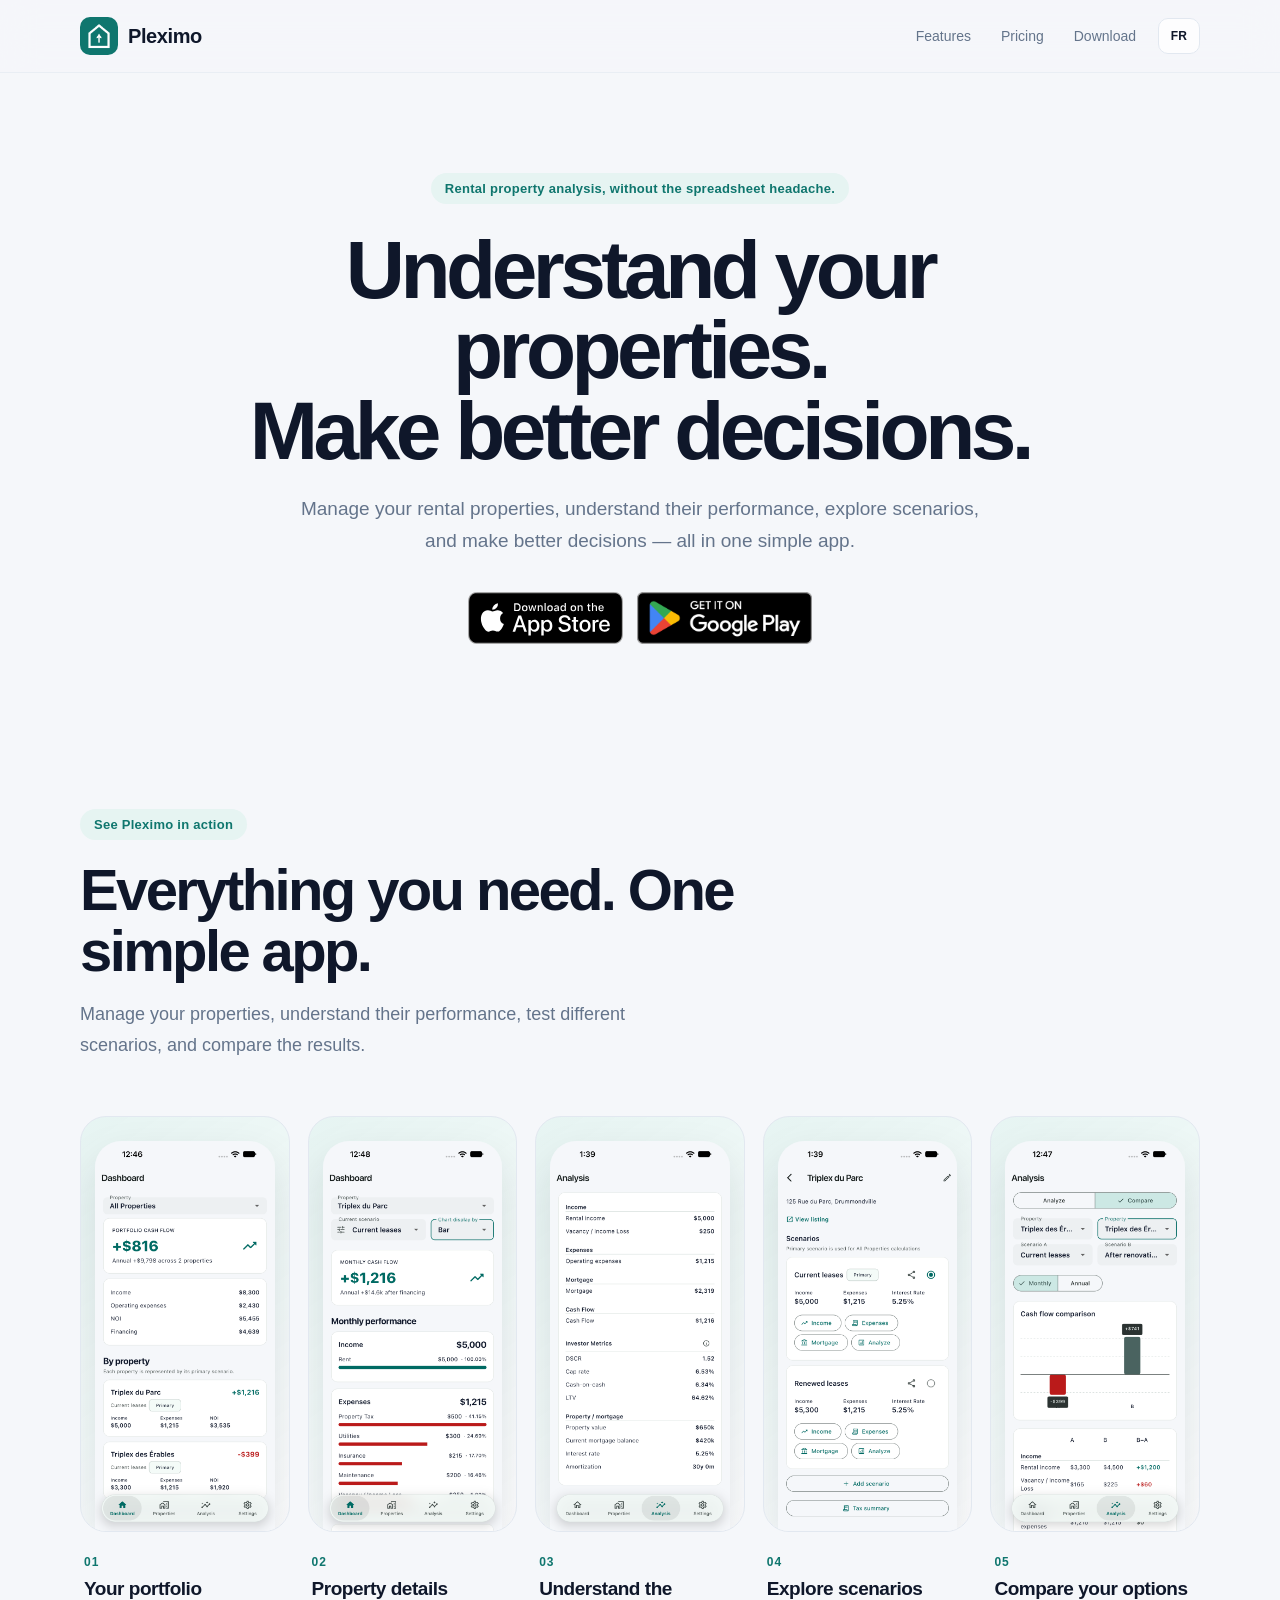
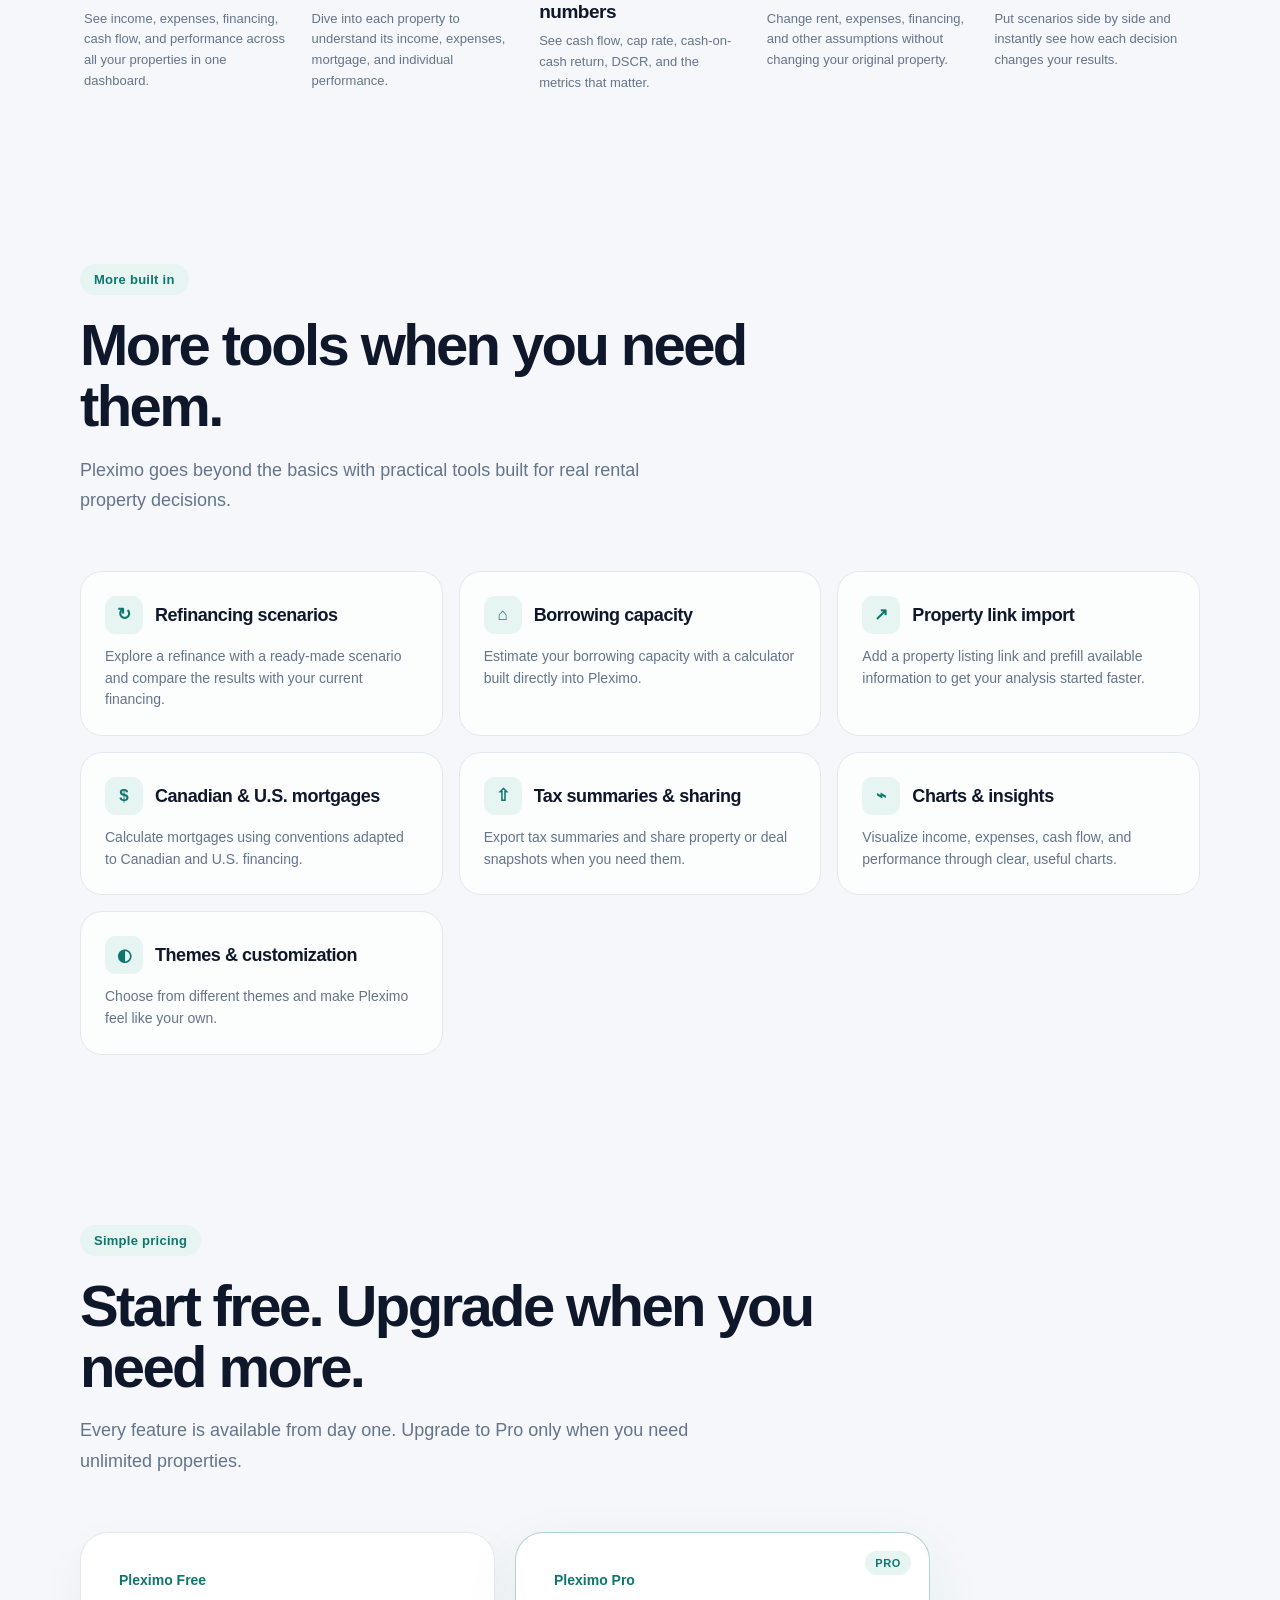
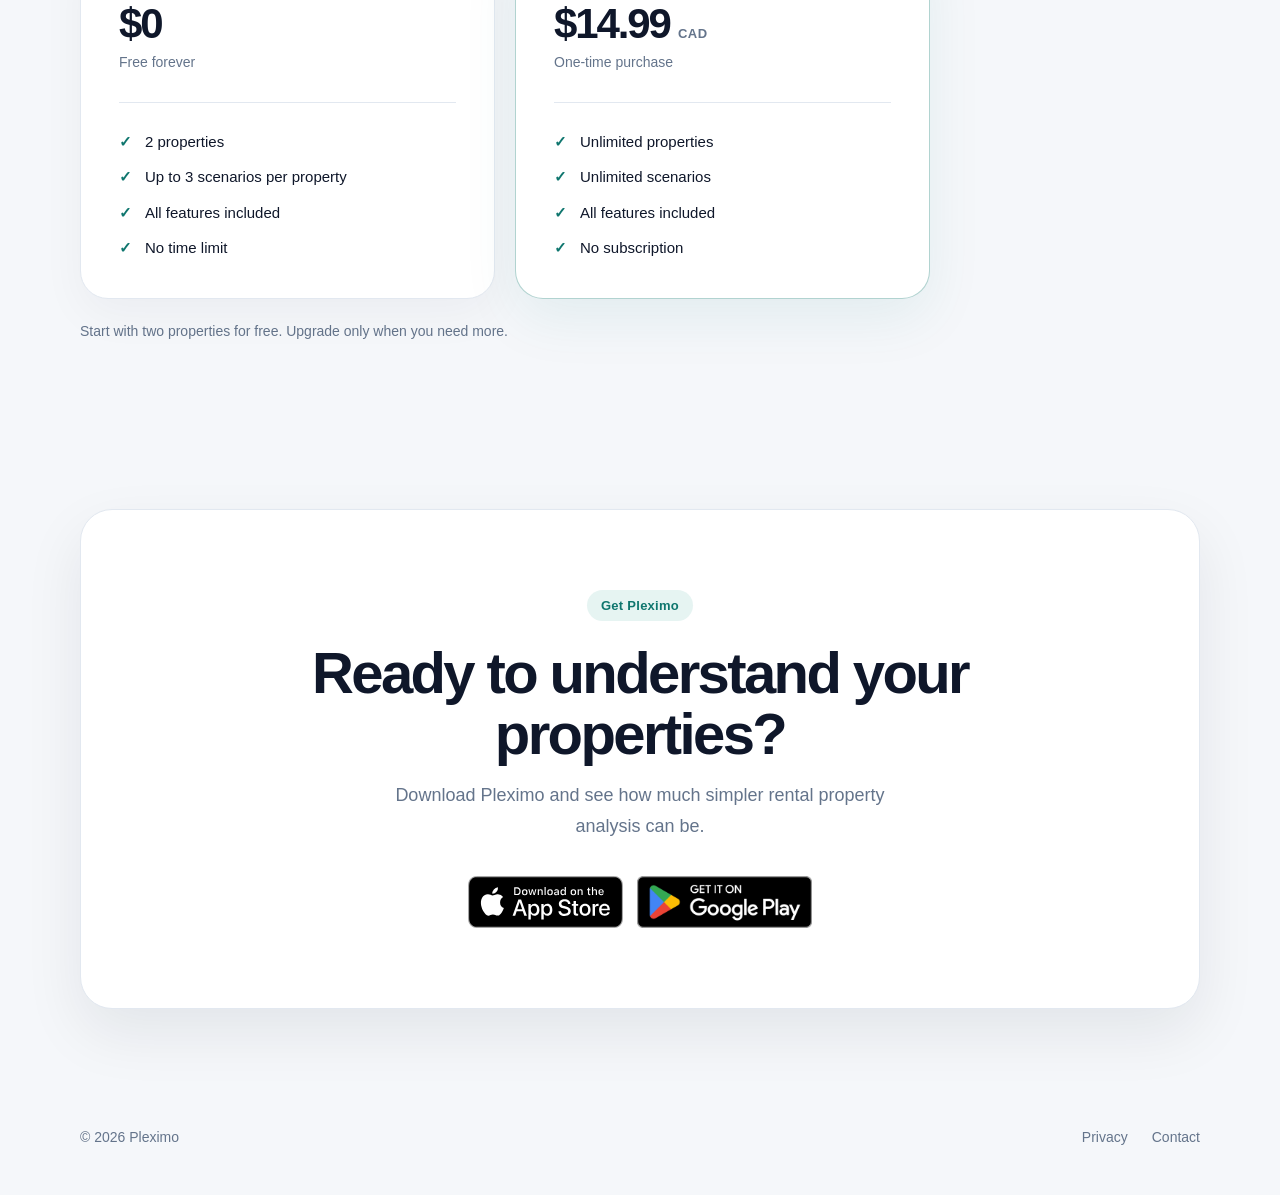
<file: index.html>
<!doctype html>
<html lang="en">

<head>
  <meta charset="utf-8">
  <meta name="viewport" content="width=device-width, initial-scale=1">

  <meta
    name="description"
    content="Analyze rental properties, explore scenarios, calculate borrowing capacity, and understand your real estate investments with Pleximo."
  >

  <meta name="theme-color" content="#f5f7fa">

  <meta property="og:type" content="website">
  <meta property="og:site_name" content="Pleximo">
  <meta property="og:locale" content="en_CA">
  <meta property="og:url" content="https://pleximoapp.ca/">
  <meta property="og:title" content="Pleximo — Understand your properties">
  <meta property="og:description" content="Analyze properties, explore scenarios, and make better decisions.">
  <meta property="og:image" content="https://pleximoapp.ca/share-en.png">
  <meta property="og:image:width" content="1200">
  <meta property="og:image:height" content="630">
  <meta property="og:image:alt" content="Pleximo — Analyze properties, explore scenarios, and make better decisions.">
  <meta name="twitter:card" content="summary_large_image">
  <meta name="twitter:title" content="Pleximo — Understand your properties">
  <meta name="twitter:description" content="Analyze properties, explore scenarios, and make better decisions.">
  <meta name="twitter:image" content="https://pleximoapp.ca/share-en.png">

  <title>Pleximo — Understand your properties. Make better decisions.</title>

  <link rel="icon" type="image/png" href="favicon.png">
  <link rel="stylesheet" href="styles.css">
</head>

<body>

  <!-- HEADER -->
  <header class="site-header">
    <div class="container">
      <nav>

        <a class="brand" href="#">
          <img src="logo.png" alt="Pleximo" class="brand-logo">
          <span>Pleximo</span>
        </a>

        <div class="nav-right">

          <div class="navlinks">
            <a href="#features">Features</a>
            <a href="#pricing">Pricing</a>
            <a href="#download">Download</a>
          </div>

          <a
            class="language-switch"
            href="fr.html"
            aria-label="Afficher le site en français"
          >
            FR
          </a>

        </div>

      </nav>
    </div>
  </header>


  <main>

    <!-- HERO -->
    <section class="hero container">

      <div class="eyebrow">
        Rental property analysis, without the spreadsheet headache.
      </div>

      <h1>
        Understand your properties.<br>
        Make better decisions.
      </h1>

      <p>
        Manage your rental properties, understand their performance,
        explore scenarios, and make better decisions — all in one simple app.
      </p>

      <div class="store-buttons">

        <a
          href="https://apps.apple.com/"
          target="_blank"
          rel="noopener"
          class="store-link"
          aria-label="Download Pleximo on the App Store"
        >
          <img
            src="assets/badges/app-store-en.svg"
            alt="Download on the App Store"
            class="store-badge"
          >
        </a>

        <a
          href="https://play.google.com/"
          target="_blank"
          rel="noopener"
          class="store-link"
          aria-label="Get Pleximo on Google Play"
        >
          <img
            src="assets/badges/google-play-en.png"
            alt="Get it on Google Play"
            class="store-badge"
          >
        </a>

      </div>

    </section>


    <!-- APP SHOWCASE -->
    <section class="section container" id="features">

      <div class="section-head showcase-head">

        <div class="eyebrow">
          See Pleximo in action
        </div>

        <h2>
          Everything you need. One simple app.
        </h2>

        <p>
          Manage your properties, understand their performance,
          test different scenarios, and compare the results.
        </p>

      </div>


      <div class="screenshots-scroll">

        <article class="screenshot-item">

          <div class="screenshot-card">
            <img
              src="assets/en/dashboard.png"
              alt="Pleximo portfolio dashboard"
              class="showcase-screenshot"
            >
          </div>

          <div class="screenshot-info">
            <span>01</span>

            <h3>Your portfolio</h3>

            <p>
              See income, expenses, financing, cash flow, and performance
              across all your properties in one dashboard.
            </p>
          </div>

        </article>


        <article class="screenshot-item">

          <div class="screenshot-card">
            <img
              src="assets/en/property.png"
              alt="Pleximo property overview"
              class="showcase-screenshot"
            >
          </div>

          <div class="screenshot-info">
            <span>02</span>

            <h3>Property details</h3>

            <p>
              Dive into each property to understand its income,
              expenses, mortgage, and individual performance.
            </p>
          </div>

        </article>


        <article class="screenshot-item">

          <div class="screenshot-card">
            <img
              src="assets/en/analysis.png"
              alt="Pleximo investment analysis"
              class="showcase-screenshot"
            >
          </div>

          <div class="screenshot-info">
            <span>03</span>

            <h3>Understand the numbers</h3>

            <p>
              See cash flow, cap rate, cash-on-cash return,
              DSCR, and the metrics that matter.
            </p>
          </div>

        </article>


        <article class="screenshot-item">

          <div class="screenshot-card">
            <img
              src="assets/en/scenario.png"
              alt="Pleximo property scenarios"
              class="showcase-screenshot"
            >
          </div>

          <div class="screenshot-info">
            <span>04</span>

            <h3>Explore scenarios</h3>

            <p>
              Change rent, expenses, financing, and other assumptions
              without changing your original property.
            </p>
          </div>

        </article>


        <article class="screenshot-item">

          <div class="screenshot-card">
            <img
              src="assets/en/comparison.png"
              alt="Pleximo scenario comparison"
              class="showcase-screenshot"
            >
          </div>

          <div class="screenshot-info">
            <span>05</span>

            <h3>Compare your options</h3>

            <p>
              Put scenarios side by side and instantly see
              how each decision changes your results.
            </p>
          </div>

        </article>

      </div>

    </section>


    <!-- MORE FEATURES -->
    <section class="section container">

      <div class="section-head">

        <div class="eyebrow">
          More built in
        </div>

        <h2>
          More tools when you need them.
        </h2>

        <p>
          Pleximo goes beyond the basics with practical tools
          built for real rental property decisions.
        </p>

      </div>


      <div class="feature-grid">

        <article class="feature-card">

          <div class="feature-title">
            <div class="feature-icon">↻</div>
            <h3>Refinancing scenarios</h3>
          </div>

          <p>
            Explore a refinance with a ready-made scenario and compare
            the results with your current financing.
          </p>

        </article>


        <article class="feature-card">

          <div class="feature-title">
            <div class="feature-icon">⌂</div>
            <h3>Borrowing capacity</h3>
          </div>

          <p>
            Estimate your borrowing capacity with a calculator
            built directly into Pleximo.
          </p>

        </article>


        <article class="feature-card">

          <div class="feature-title">
            <div class="feature-icon">↗</div>
            <h3>Property link import</h3>
          </div>

          <p>
            Add a property listing link and prefill available information
            to get your analysis started faster.
          </p>

        </article>


        <article class="feature-card">

          <div class="feature-title">
            <div class="feature-icon">$</div>
            <h3>Canadian &amp; U.S. mortgages</h3>
          </div>

          <p>
            Calculate mortgages using conventions adapted to
            Canadian and U.S. financing.
          </p>

        </article>


        <article class="feature-card">

          <div class="feature-title">
            <div class="feature-icon">⇧</div>
            <h3>Tax summaries &amp; sharing</h3>
          </div>

          <p>
            Export tax summaries and share property or deal snapshots
            when you need them.
          </p>

        </article>


        <article class="feature-card">

          <div class="feature-title">
            <div class="feature-icon">⌁</div>
            <h3>Charts &amp; insights</h3>
          </div>

          <p>
            Visualize income, expenses, cash flow, and performance
            through clear, useful charts.
          </p>

        </article>


        <article class="feature-card">

          <div class="feature-title">
            <div class="feature-icon">◐</div>
            <h3>Themes &amp; customization</h3>
          </div>

          <p>
            Choose from different themes and make Pleximo
            feel like your own.
          </p>

        </article>

      </div>

    </section>


    <!-- PRICING -->
    <section class="section container" id="pricing">

      <div class="section-head pricing-head">

        <div class="eyebrow">
          Simple pricing
        </div>

        <h2>
          Start free. Upgrade when you need more.
        </h2>

        <p>
          Every feature is available from day one.
          Upgrade to Pro only when you need unlimited properties.
        </p>

      </div>


      <div class="pricing-grid">

        <!-- FREE -->
        <article class="pricing-card">

          <div class="pricing-card-top">

            <span class="plan-name">
              Pleximo Free
            </span>

            <div class="price">
              <span class="price-main">$0</span>
            </div>

            <p class="price-note">
              Free forever
            </p>

          </div>

          <ul class="pricing-features">
            <li>2 properties</li>
            <li>Up to 3 scenarios per property</li>
            <li>All features included</li>
            <li>No time limit</li>
          </ul>

        </article>


        <!-- PRO -->
        <article class="pricing-card pricing-card-pro">

          <div class="pricing-badge">
            Pro
          </div>

          <div class="pricing-card-top">

            <span class="plan-name">
              Pleximo Pro
            </span>

            <div class="price">
              <span class="price-main">$14.99</span>
              <span class="price-currency">CAD</span>
            </div>

            <p class="price-note">
              One-time purchase
            </p>

          </div>

          <ul class="pricing-features">
            <li>Unlimited properties</li>
            <li>Unlimited scenarios</li>
            <li>All features included</li>
            <li>No subscription</li>
          </ul>

        </article>

      </div>


      <p class="pricing-bottom">
        Start with two properties for free. Upgrade only when you need more.
      </p>

    </section>


    <!-- DOWNLOAD -->
    <section class="section container" id="download">

      <div class="cta">

        <div class="eyebrow">
          Get Pleximo
        </div>

        <h2>
          Ready to understand your properties?
        </h2>

        <p>
          Download Pleximo and see how much simpler
          rental property analysis can be.
        </p>

        <div class="store-buttons">

          <a
            href="https://apps.apple.com/"
            target="_blank"
            rel="noopener"
            class="store-link"
            aria-label="Download Pleximo on the App Store"
          >
            <img
              src="assets/badges/app-store-en.svg"
              alt="Download on the App Store"
              class="store-badge"
            >
          </a>

          <a
            href="https://play.google.com/"
            target="_blank"
            rel="noopener"
            class="store-link"
            aria-label="Get Pleximo on Google Play"
          >
            <img
              src="assets/badges/google-play-en.png"
              alt="Get it on Google Play"
              class="store-badge"
            >
          </a>

        </div>

      </div>

    </section>

  </main>


  <!-- FOOTER -->
  <footer class="container">

    <span>© 2026 Pleximo</span>

    <div>
      <a href="privacy.html">Privacy</a>
      <a href="mailto:support@pleximoapp.ca">Contact</a>
    </div>

  </footer>

</body>
</html>
</file>
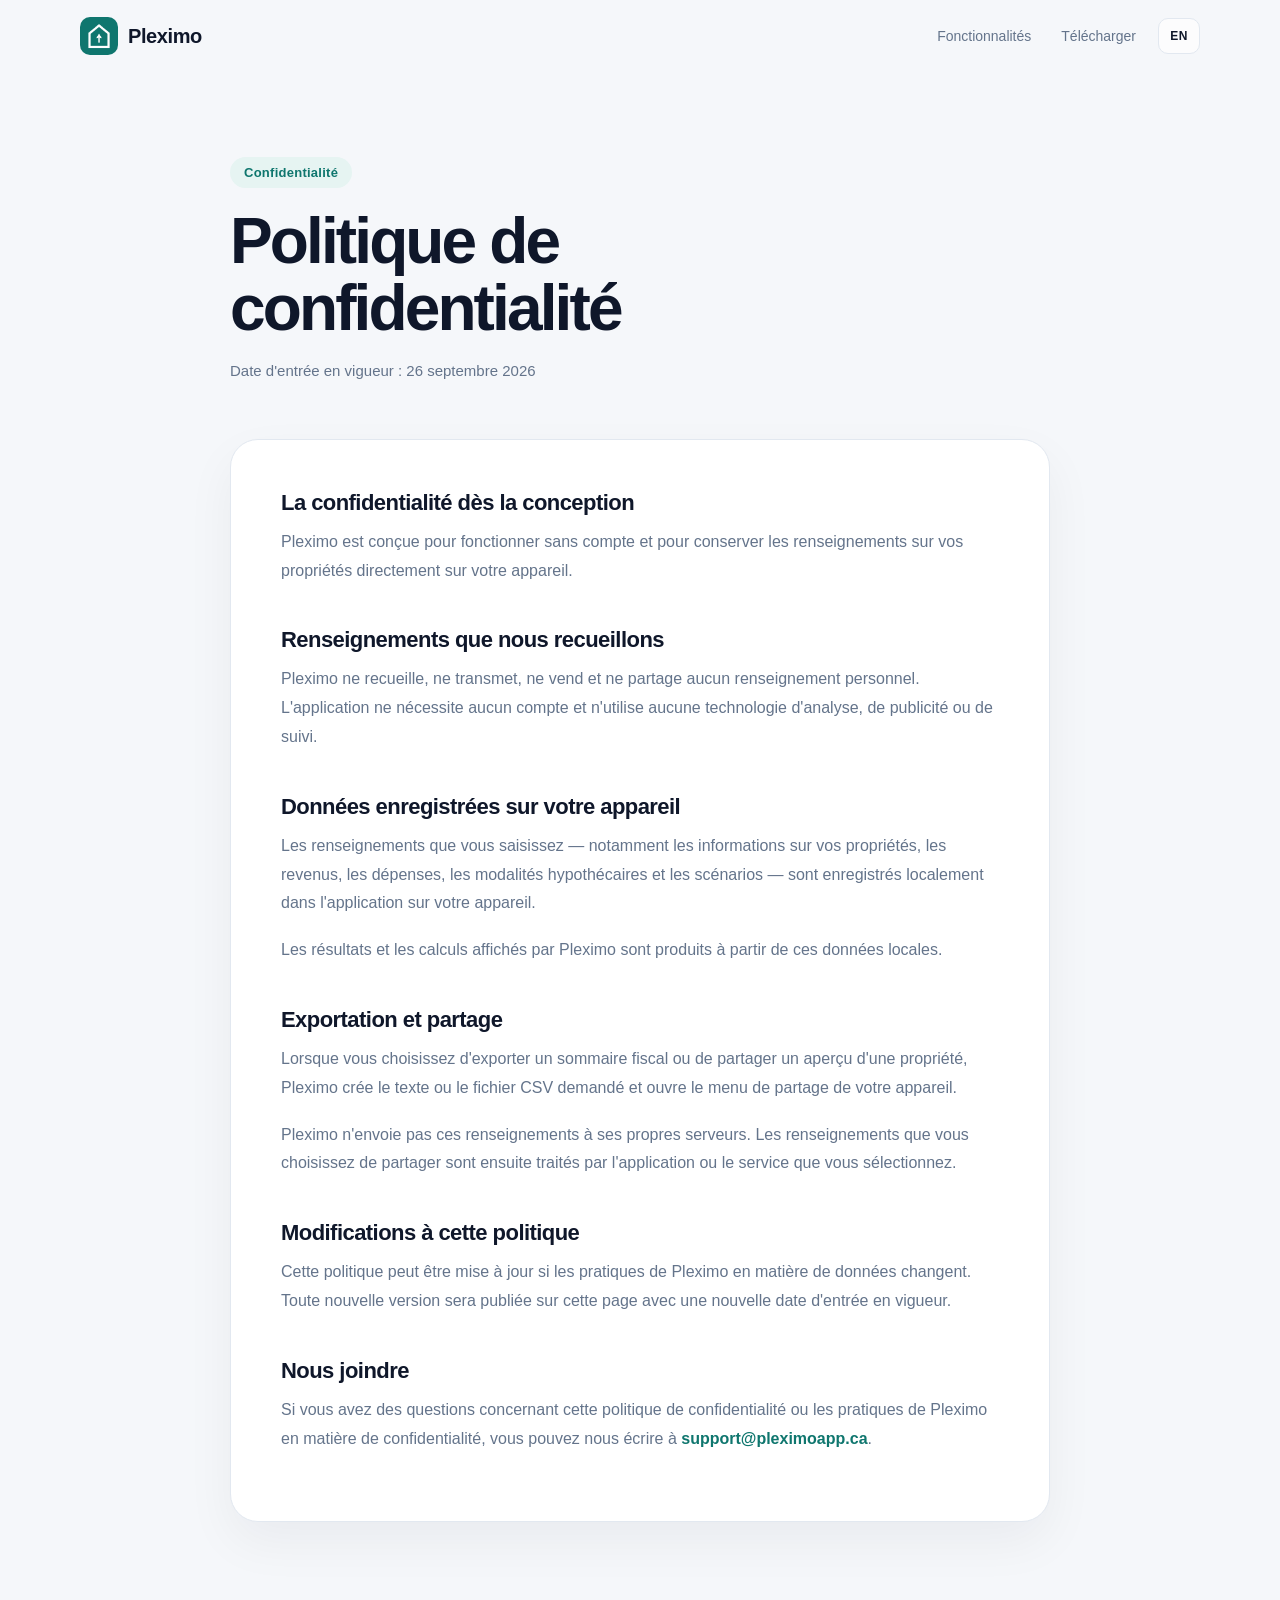
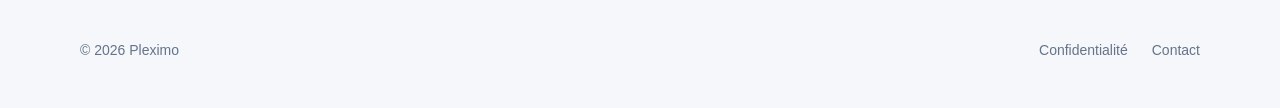
<file: confidentialite.html>
<!doctype html>
<html lang="fr">

<head>
  <meta charset="utf-8">
  <meta name="viewport" content="width=device-width, initial-scale=1">

  <meta
    name="description"
    content="Politique de confidentialité de Pleximo. Découvrez comment Pleximo protège et traite vos renseignements."
  >

  <meta name="theme-color" content="#f5f7fa">

  <title>Politique de confidentialité — Pleximo</title>

  <link rel="stylesheet" href="styles.css">
</head>

<body>

  <!-- HEADER -->
  <header class="container">

    <nav>

      <a class="brand" href="fr.html">
        <img src="logo.png" alt="Pleximo" class="brand-logo">
        <span>Pleximo</span>
      </a>

      <div class="nav-right">

        <div class="navlinks">
          <a href="fr.html#features">Fonctionnalités</a>
          <a href="fr.html#download">Télécharger</a>
        </div>

        <a
          class="language-switch"
          href="privacy.html"
          aria-label="View the Privacy Policy in English"
        >
          EN
        </a>

      </div>

    </nav>

  </header>


  <main>

    <section class="section container">

      <div class="privacy">

        <div class="section-head">

          <div class="eyebrow">
            Confidentialité
          </div>

          <h1>
            Politique de confidentialité
          </h1>

          <p>
            Date d'entrée en vigueur : 26 septembre 2026
          </p>

        </div>


        <article class="privacy-content">

          <h2>La confidentialité dès la conception</h2>

          <p>
            Pleximo est conçue pour fonctionner sans compte et pour
            conserver les renseignements sur vos propriétés directement
            sur votre appareil.
          </p>


          <h2>Renseignements que nous recueillons</h2>

          <p>
            Pleximo ne recueille, ne transmet, ne vend et ne partage
            aucun renseignement personnel. L'application ne nécessite
            aucun compte et n'utilise aucune technologie d'analyse,
            de publicité ou de suivi.
          </p>


          <h2>Données enregistrées sur votre appareil</h2>

          <p>
            Les renseignements que vous saisissez — notamment les
            informations sur vos propriétés, les revenus, les dépenses,
            les modalités hypothécaires et les scénarios — sont enregistrés
            localement dans l'application sur votre appareil.
          </p>

          <p>
            Les résultats et les calculs affichés par Pleximo sont
            produits à partir de ces données locales.
          </p>


          <h2>Exportation et partage</h2>

          <p>
            Lorsque vous choisissez d'exporter un sommaire fiscal ou
            de partager un aperçu d'une propriété, Pleximo crée le
            texte ou le fichier CSV demandé et ouvre le menu de partage
            de votre appareil.
          </p>

          <p>
            Pleximo n'envoie pas ces renseignements à ses propres
            serveurs. Les renseignements que vous choisissez de partager
            sont ensuite traités par l'application ou le service que
            vous sélectionnez.
          </p>


          <h2>Modifications à cette politique</h2>

          <p>
            Cette politique peut être mise à jour si les pratiques de
            Pleximo en matière de données changent. Toute nouvelle
            version sera publiée sur cette page avec une nouvelle date
            d'entrée en vigueur.
          </p>


          <h2>Nous joindre</h2>

          <p>
            Si vous avez des questions concernant cette politique de
            confidentialité ou les pratiques de Pleximo en matière
            de confidentialité, vous pouvez nous écrire à
            <a href="mailto:support@pleximoapp.ca">support@pleximoapp.ca</a>.
          </p>

        </article>

      </div>

    </section>

  </main>


  <!-- FOOTER -->
  <footer class="container">

    <span>© 2026 Pleximo</span>

    <div>
      <a href="confidentialite.html">Confidentialité</a>
      <a href="mailto:support@pleximoapp.ca">Contact</a>
    </div>

  </footer>

</body>

</html>
</file>
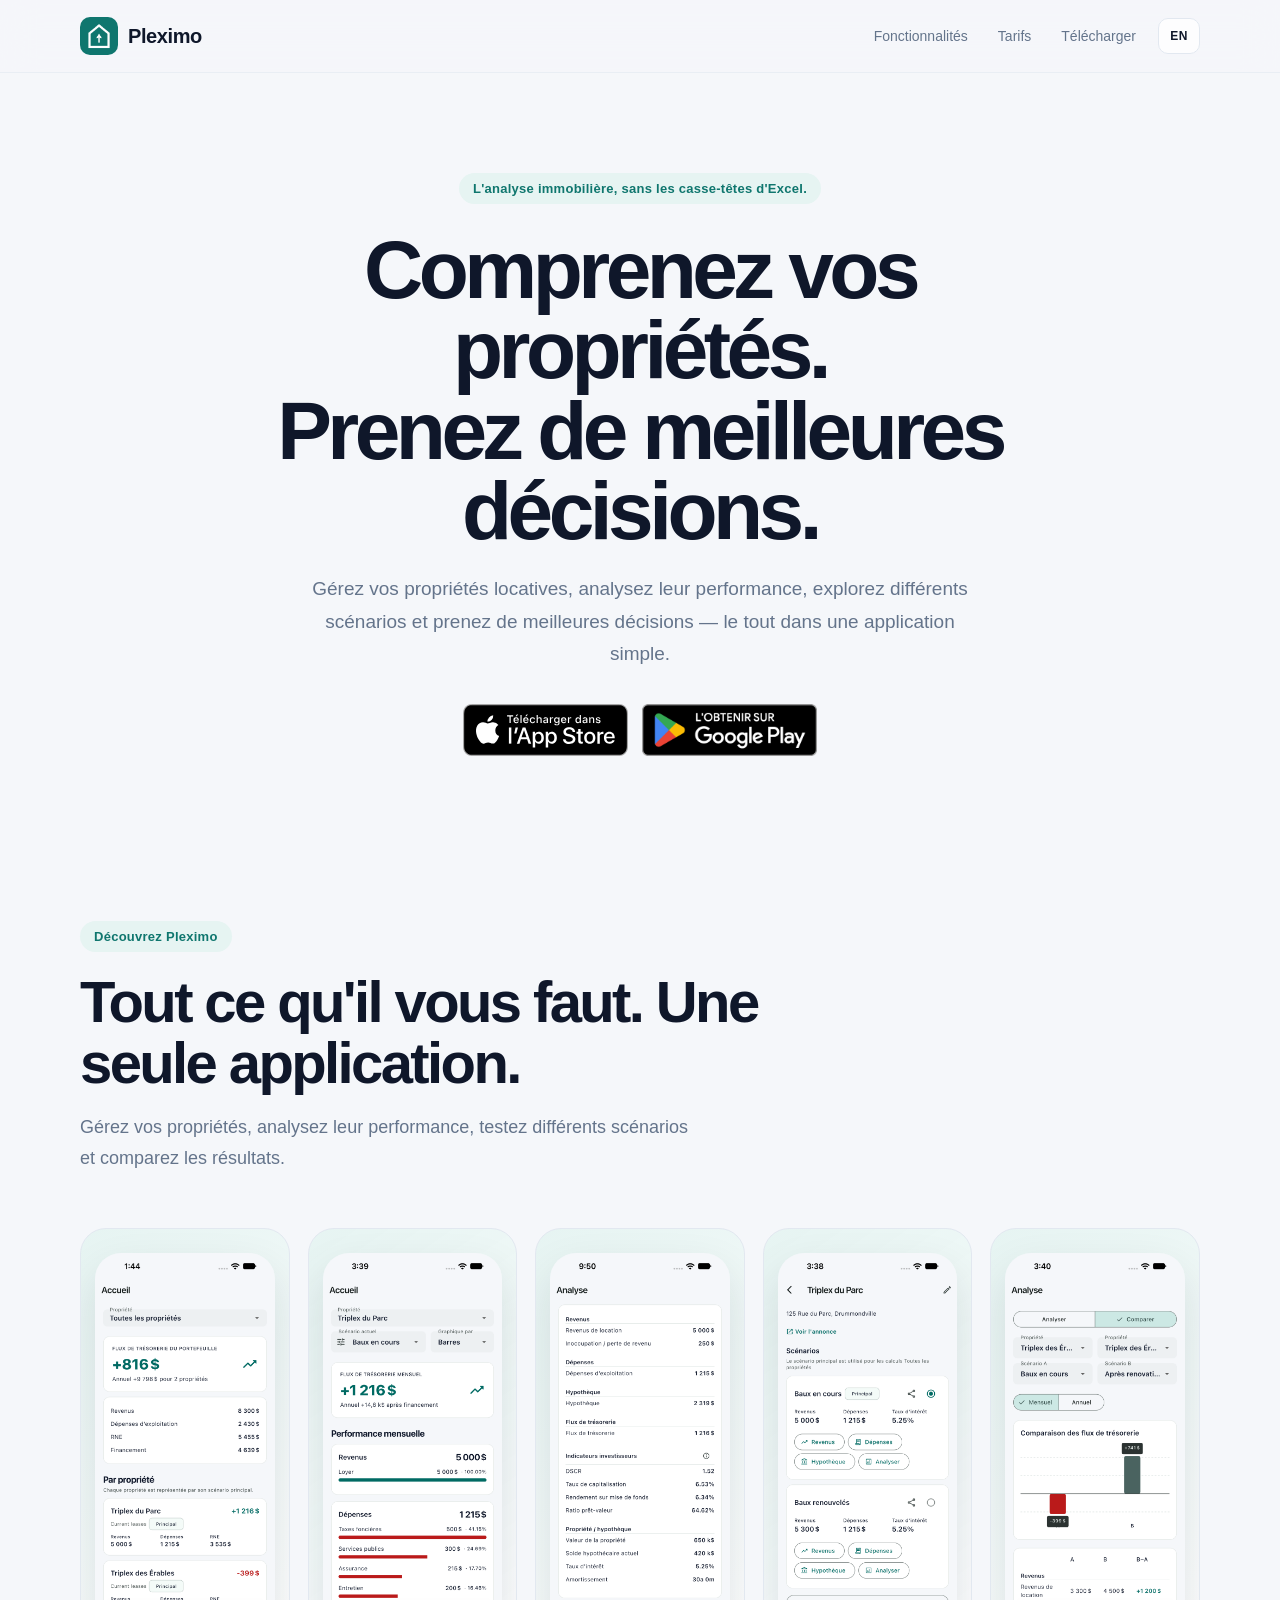
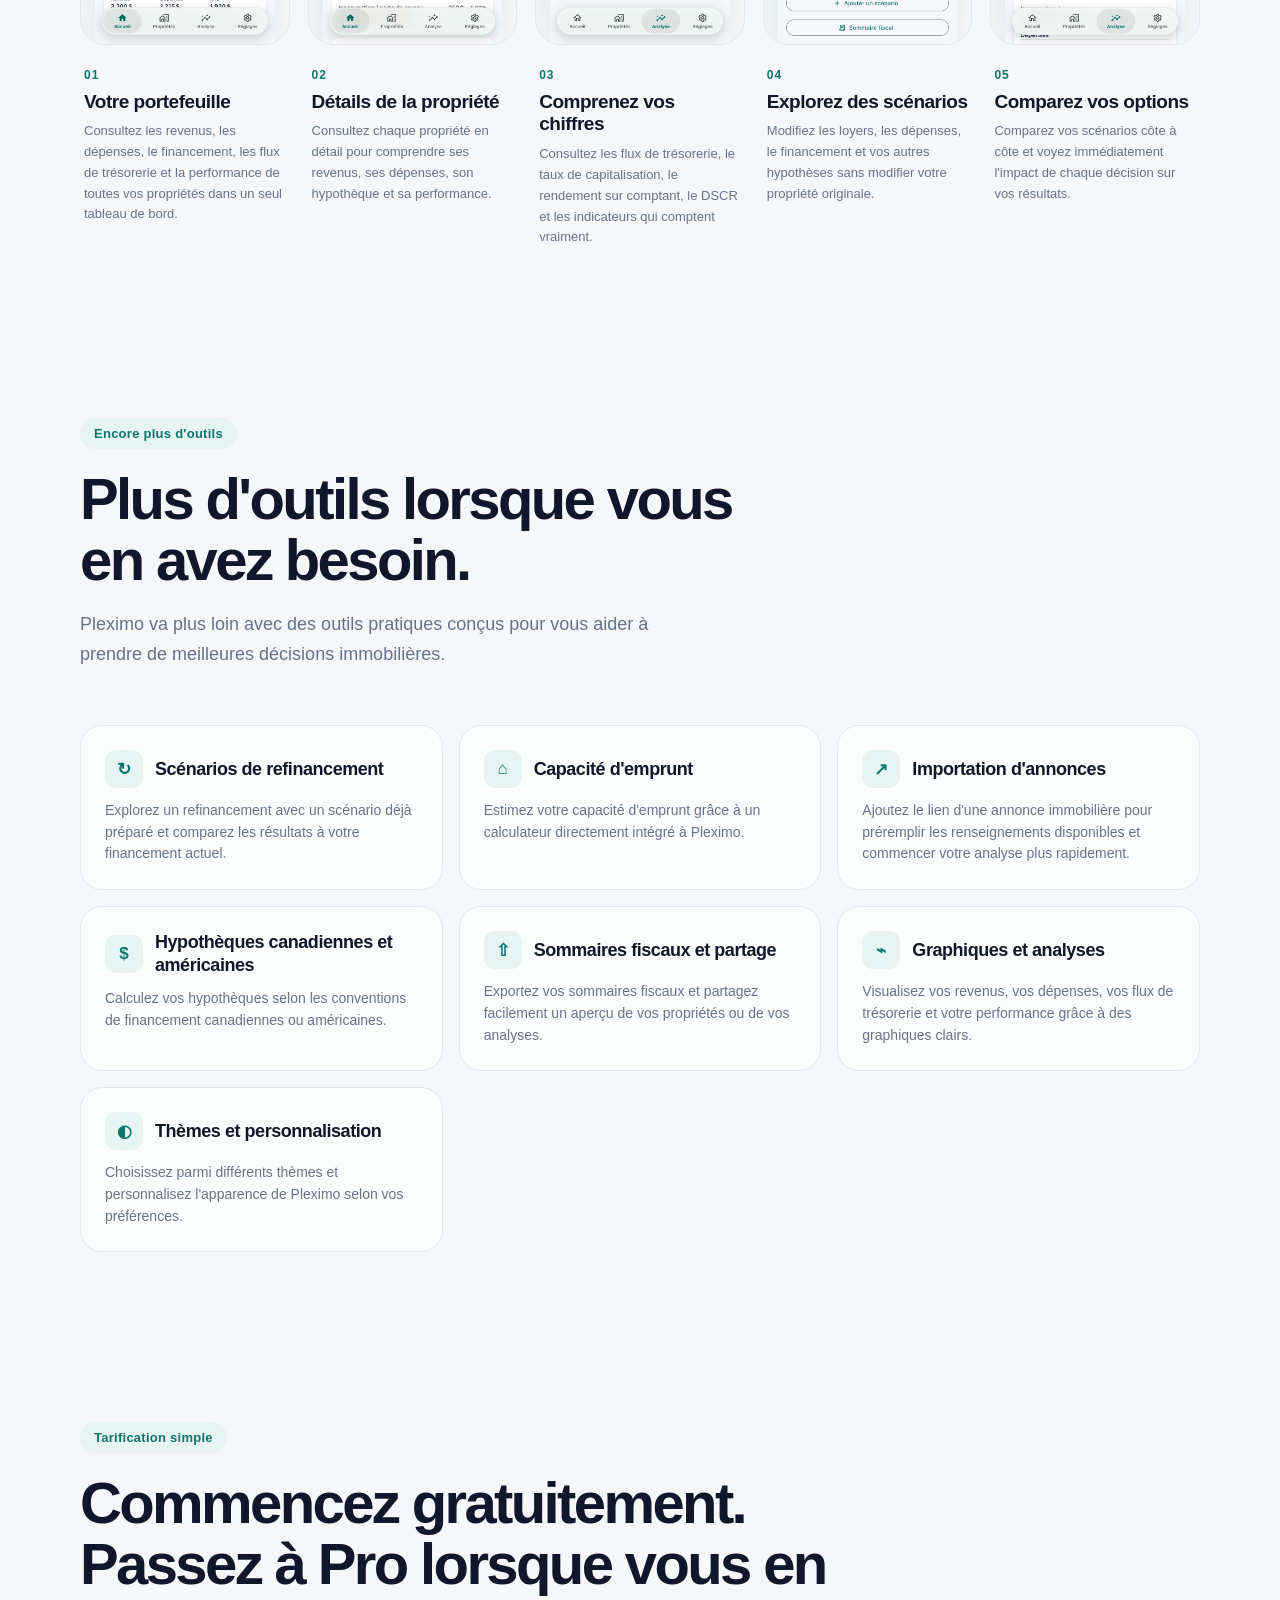
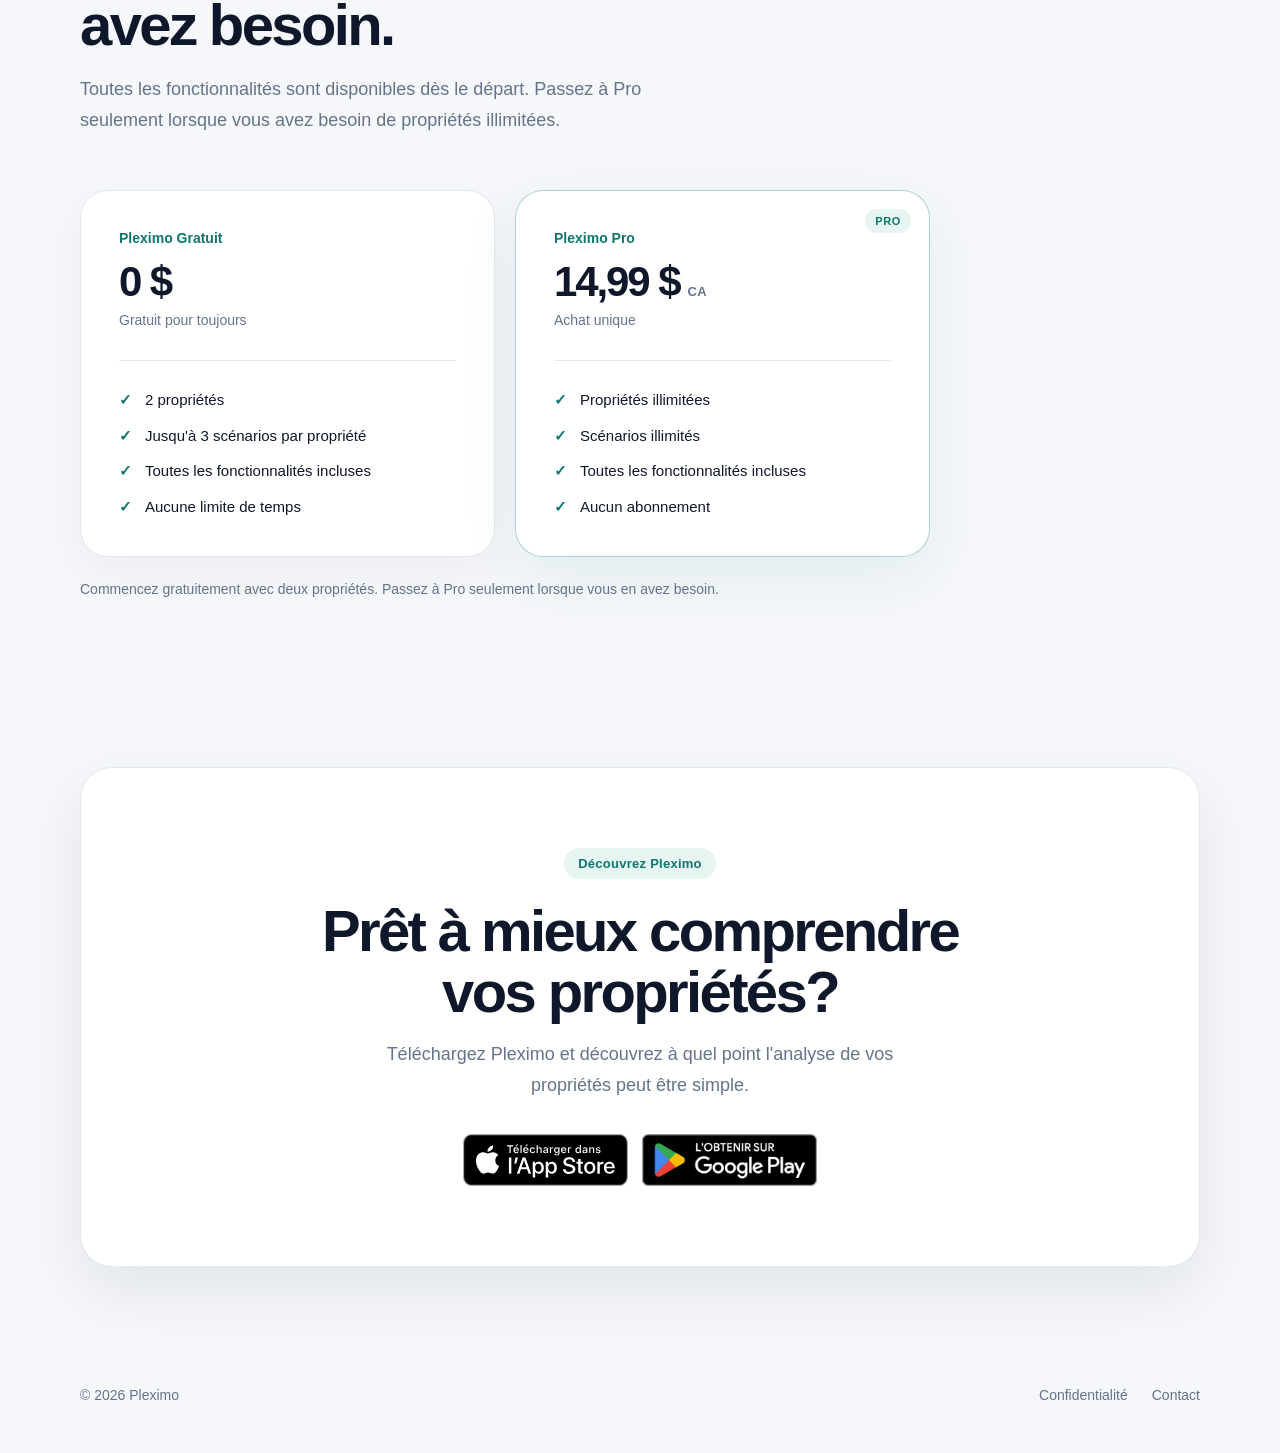
<file: fr.html>
<!doctype html>
<html lang="fr">

<head>
  <meta charset="utf-8">
  <meta name="viewport" content="width=device-width, initial-scale=1">

  <meta
    name="description"
    content="Analysez vos propriétés locatives, explorez différents scénarios, calculez votre capacité d'emprunt et prenez de meilleures décisions avec Pleximo."
  >

  <meta name="theme-color" content="#f5f7fa">

  <meta property="og:type" content="website">
  <meta property="og:site_name" content="Pleximo">
  <meta property="og:locale" content="fr_CA">
  <meta property="og:url" content="https://pleximoapp.ca/fr.html">
  <meta property="og:title" content="Pleximo — Comprenez vos immeubles">
  <meta property="og:description" content="Analysez vos propriétés, explorez des scénarios et prenez de meilleures décisions.">
  <meta property="og:image" content="https://pleximoapp.ca/share-fr.png">
  <meta property="og:image:width" content="1200">
  <meta property="og:image:height" content="630">
  <meta property="og:image:alt" content="Pleximo — Analysez vos propriétés, explorez des scénarios et prenez de meilleures décisions.">
  <meta name="twitter:card" content="summary_large_image">
  <meta name="twitter:title" content="Pleximo — Comprenez vos immeubles">
  <meta name="twitter:description" content="Analysez vos propriétés, explorez des scénarios et prenez de meilleures décisions.">
  <meta name="twitter:image" content="https://pleximoapp.ca/share-fr.png">

  <title>Pleximo — Comprenez vos propriétés. Prenez de meilleures décisions.</title>

  <link rel="icon" type="image/png" href="favicon.png">
  <link rel="stylesheet" href="styles.css">
</head>

<body>

  <!-- HEADER -->
  <header class="site-header">
    <div class="container">
      <nav>

        <a class="brand" href="#">
          <img src="logo.png" alt="Pleximo" class="brand-logo">
          <span>Pleximo</span>
        </a>

        <div class="nav-right">

          <div class="navlinks">
            <a href="#features">Fonctionnalités</a>
            <a href="#pricing">Tarifs</a>
            <a href="#download">Télécharger</a>
          </div>

          <a
            class="language-switch"
            href="index.html"
            aria-label="View website in English"
          >
            EN
          </a>

        </div>

      </nav>
    </div>
  </header>


  <main>

    <!-- HERO -->
    <section class="hero container">

      <div class="eyebrow">
        L'analyse immobilière, sans les casse-têtes d'Excel.
      </div>

      <h1>
        Comprenez vos propriétés.<br>
        Prenez de meilleures décisions.
      </h1>

      <p>
        Gérez vos propriétés locatives, analysez leur performance,
        explorez différents scénarios et prenez de meilleures décisions —
        le tout dans une application simple.
      </p>

      <div class="store-buttons">

        <a
          href="https://apps.apple.com/"
          target="_blank"
          rel="noopener"
          class="store-link"
          aria-label="Télécharger Pleximo sur l'App Store"
        >
          <img
            src="assets/badges/app-store-fr.svg"
            alt="Télécharger dans l'App Store"
            class="store-badge"
          >
        </a>

        <a
          href="https://play.google.com/"
          target="_blank"
          rel="noopener"
          class="store-link"
          aria-label="Télécharger Pleximo sur Google Play"
        >
          <img
            src="assets/badges/google-play-fr.png"
            alt="Disponible sur Google Play"
            class="store-badge"
          >
        </a>

      </div>

    </section>


    <!-- APP SHOWCASE -->
    <section class="section container" id="features">

      <div class="section-head showcase-head">

        <div class="eyebrow">
          Découvrez Pleximo
        </div>

        <h2>
          Tout ce qu'il vous faut. Une seule application.
        </h2>

        <p>
          Gérez vos propriétés, analysez leur performance,
          testez différents scénarios et comparez les résultats.
        </p>

      </div>


      <div class="screenshots-scroll">

        <article class="screenshot-item">

          <div class="screenshot-card">
            <img
              src="assets/fr/dashboard.png"
              alt="Tableau de bord du portefeuille Pleximo"
              class="showcase-screenshot"
            >
          </div>

          <div class="screenshot-info">
            <span>01</span>

            <h3>Votre portefeuille</h3>

            <p>
              Consultez les revenus, les dépenses, le financement,
              les flux de trésorerie et la performance de toutes vos
              propriétés dans un seul tableau de bord.
            </p>
          </div>

        </article>


        <article class="screenshot-item">

          <div class="screenshot-card">
            <img
              src="assets/fr/property.png"
              alt="Détails d'une propriété dans Pleximo"
              class="showcase-screenshot"
            >
          </div>

          <div class="screenshot-info">
            <span>02</span>

            <h3>Détails de la propriété</h3>

            <p>
              Consultez chaque propriété en détail pour comprendre
              ses revenus, ses dépenses, son hypothèque et sa performance.
            </p>
          </div>

        </article>


        <article class="screenshot-item">

          <div class="screenshot-card">
            <img
              src="assets/fr/analysis.png"
              alt="Analyse d'investissement dans Pleximo"
              class="showcase-screenshot"
            >
          </div>

          <div class="screenshot-info">
            <span>03</span>

            <h3>Comprenez vos chiffres</h3>

            <p>
              Consultez les flux de trésorerie, le taux de capitalisation,
              le rendement sur comptant, le DSCR et les indicateurs
              qui comptent vraiment.
            </p>
          </div>

        </article>


        <article class="screenshot-item">

          <div class="screenshot-card">
            <img
              src="assets/fr/scenario.png"
              alt="Scénarios immobiliers dans Pleximo"
              class="showcase-screenshot"
            >
          </div>

          <div class="screenshot-info">
            <span>04</span>

            <h3>Explorez des scénarios</h3>

            <p>
              Modifiez les loyers, les dépenses, le financement
              et vos autres hypothèses sans modifier votre propriété originale.
            </p>
          </div>

        </article>


        <article class="screenshot-item">

          <div class="screenshot-card">
            <img
              src="assets/fr/comparison.png"
              alt="Comparaison de scénarios dans Pleximo"
              class="showcase-screenshot"
            >
          </div>

          <div class="screenshot-info">
            <span>05</span>

            <h3>Comparez vos options</h3>

            <p>
              Comparez vos scénarios côte à côte et voyez immédiatement
              l'impact de chaque décision sur vos résultats.
            </p>
          </div>

        </article>

      </div>

    </section>


    <!-- MORE FEATURES -->
    <section class="section container">

      <div class="section-head">

        <div class="eyebrow">
          Encore plus d'outils
        </div>

        <h2>
          Plus d'outils lorsque vous en avez besoin.
        </h2>

        <p>
          Pleximo va plus loin avec des outils pratiques conçus
          pour vous aider à prendre de meilleures décisions immobilières.
        </p>

      </div>


      <div class="feature-grid">

        <article class="feature-card">

          <div class="feature-title">
            <div class="feature-icon">↻</div>
            <h3>Scénarios de refinancement</h3>
          </div>

          <p>
            Explorez un refinancement avec un scénario déjà préparé
            et comparez les résultats à votre financement actuel.
          </p>

        </article>


        <article class="feature-card">

          <div class="feature-title">
            <div class="feature-icon">⌂</div>
            <h3>Capacité d'emprunt</h3>
          </div>

          <p>
            Estimez votre capacité d'emprunt grâce à un calculateur
            directement intégré à Pleximo.
          </p>

        </article>


        <article class="feature-card">

          <div class="feature-title">
            <div class="feature-icon">↗</div>
            <h3>Importation d'annonces</h3>
          </div>

          <p>
            Ajoutez le lien d'une annonce immobilière pour préremplir
            les renseignements disponibles et commencer votre analyse plus rapidement.
          </p>

        </article>


        <article class="feature-card">

          <div class="feature-title">
            <div class="feature-icon">$</div>
            <h3>Hypothèques canadiennes et américaines</h3>
          </div>

          <p>
            Calculez vos hypothèques selon les conventions de financement
            canadiennes ou américaines.
          </p>

        </article>


        <article class="feature-card">

          <div class="feature-title">
            <div class="feature-icon">⇧</div>
            <h3>Sommaires fiscaux et partage</h3>
          </div>

          <p>
            Exportez vos sommaires fiscaux et partagez facilement
            un aperçu de vos propriétés ou de vos analyses.
          </p>

        </article>


        <article class="feature-card">

          <div class="feature-title">
            <div class="feature-icon">⌁</div>
            <h3>Graphiques et analyses</h3>
          </div>

          <p>
            Visualisez vos revenus, vos dépenses, vos flux de trésorerie
            et votre performance grâce à des graphiques clairs.
          </p>

        </article>


        <article class="feature-card">

          <div class="feature-title">
            <div class="feature-icon">◐</div>
            <h3>Thèmes et personnalisation</h3>
          </div>

          <p>
            Choisissez parmi différents thèmes et personnalisez
            l'apparence de Pleximo selon vos préférences.
          </p>

        </article>

      </div>

    </section>


    <!-- PRICING -->
    <section class="section container" id="pricing">

      <div class="section-head pricing-head">

        <div class="eyebrow">
          Tarification simple
        </div>

        <h2>
          Commencez gratuitement. Passez à Pro lorsque vous en avez besoin.
        </h2>

        <p>
          Toutes les fonctionnalités sont disponibles dès le départ.
          Passez à Pro seulement lorsque vous avez besoin de propriétés illimitées.
        </p>

      </div>


      <div class="pricing-grid">

        <!-- FREE -->
        <article class="pricing-card">

          <div class="pricing-card-top">

            <span class="plan-name">
              Pleximo Gratuit
            </span>

            <div class="price">
              <span class="price-main">0 $</span>
            </div>

            <p class="price-note">
              Gratuit pour toujours
            </p>

          </div>

          <ul class="pricing-features">
            <li>2 propriétés</li>
            <li>Jusqu'à 3 scénarios par propriété</li>
            <li>Toutes les fonctionnalités incluses</li>
            <li>Aucune limite de temps</li>
          </ul>

        </article>


        <!-- PRO -->
        <article class="pricing-card pricing-card-pro">

          <div class="pricing-badge">
            Pro
          </div>

          <div class="pricing-card-top">

            <span class="plan-name">
              Pleximo Pro
            </span>

            <div class="price">
              <span class="price-main">14,99 $</span>
              <span class="price-currency">CA</span>
            </div>

            <p class="price-note">
              Achat unique
            </p>

          </div>

          <ul class="pricing-features">
            <li>Propriétés illimitées</li>
            <li>Scénarios illimités</li>
            <li>Toutes les fonctionnalités incluses</li>
            <li>Aucun abonnement</li>
          </ul>

        </article>

      </div>


      <p class="pricing-bottom">
        Commencez gratuitement avec deux propriétés.
        Passez à Pro seulement lorsque vous en avez besoin.
      </p>

    </section>


    <!-- DOWNLOAD -->
    <section class="section container" id="download">

      <div class="cta">

        <div class="eyebrow">
          Découvrez Pleximo
        </div>

        <h2>
          Prêt à mieux comprendre vos propriétés?
        </h2>

        <p>
          Téléchargez Pleximo et découvrez à quel point
          l'analyse de vos propriétés peut être simple.
        </p>

        <div class="store-buttons">

          <a
            href="https://apps.apple.com/"
            target="_blank"
            rel="noopener"
            class="store-link"
            aria-label="Télécharger Pleximo sur l'App Store"
          >
            <img
              src="assets/badges/app-store-fr.svg"
              alt="Télécharger dans l'App Store"
              class="store-badge"
            >
          </a>

          <a
            href="https://play.google.com/"
            target="_blank"
            rel="noopener"
            class="store-link"
            aria-label="Télécharger Pleximo sur Google Play"
          >
            <img
              src="assets/badges/google-play-fr.png"
              alt="Disponible sur Google Play"
              class="store-badge"
            >
          </a>

        </div>

      </div>

    </section>

  </main>


  <!-- FOOTER -->
  <footer class="container">

    <span>© 2026 Pleximo</span>

    <div>
      <a href="confidentialite.html">Confidentialité</a>
      <a href="mailto:support@pleximoapp.ca">Contact</a>
    </div>

  </footer>

</body>
</html>
</file>
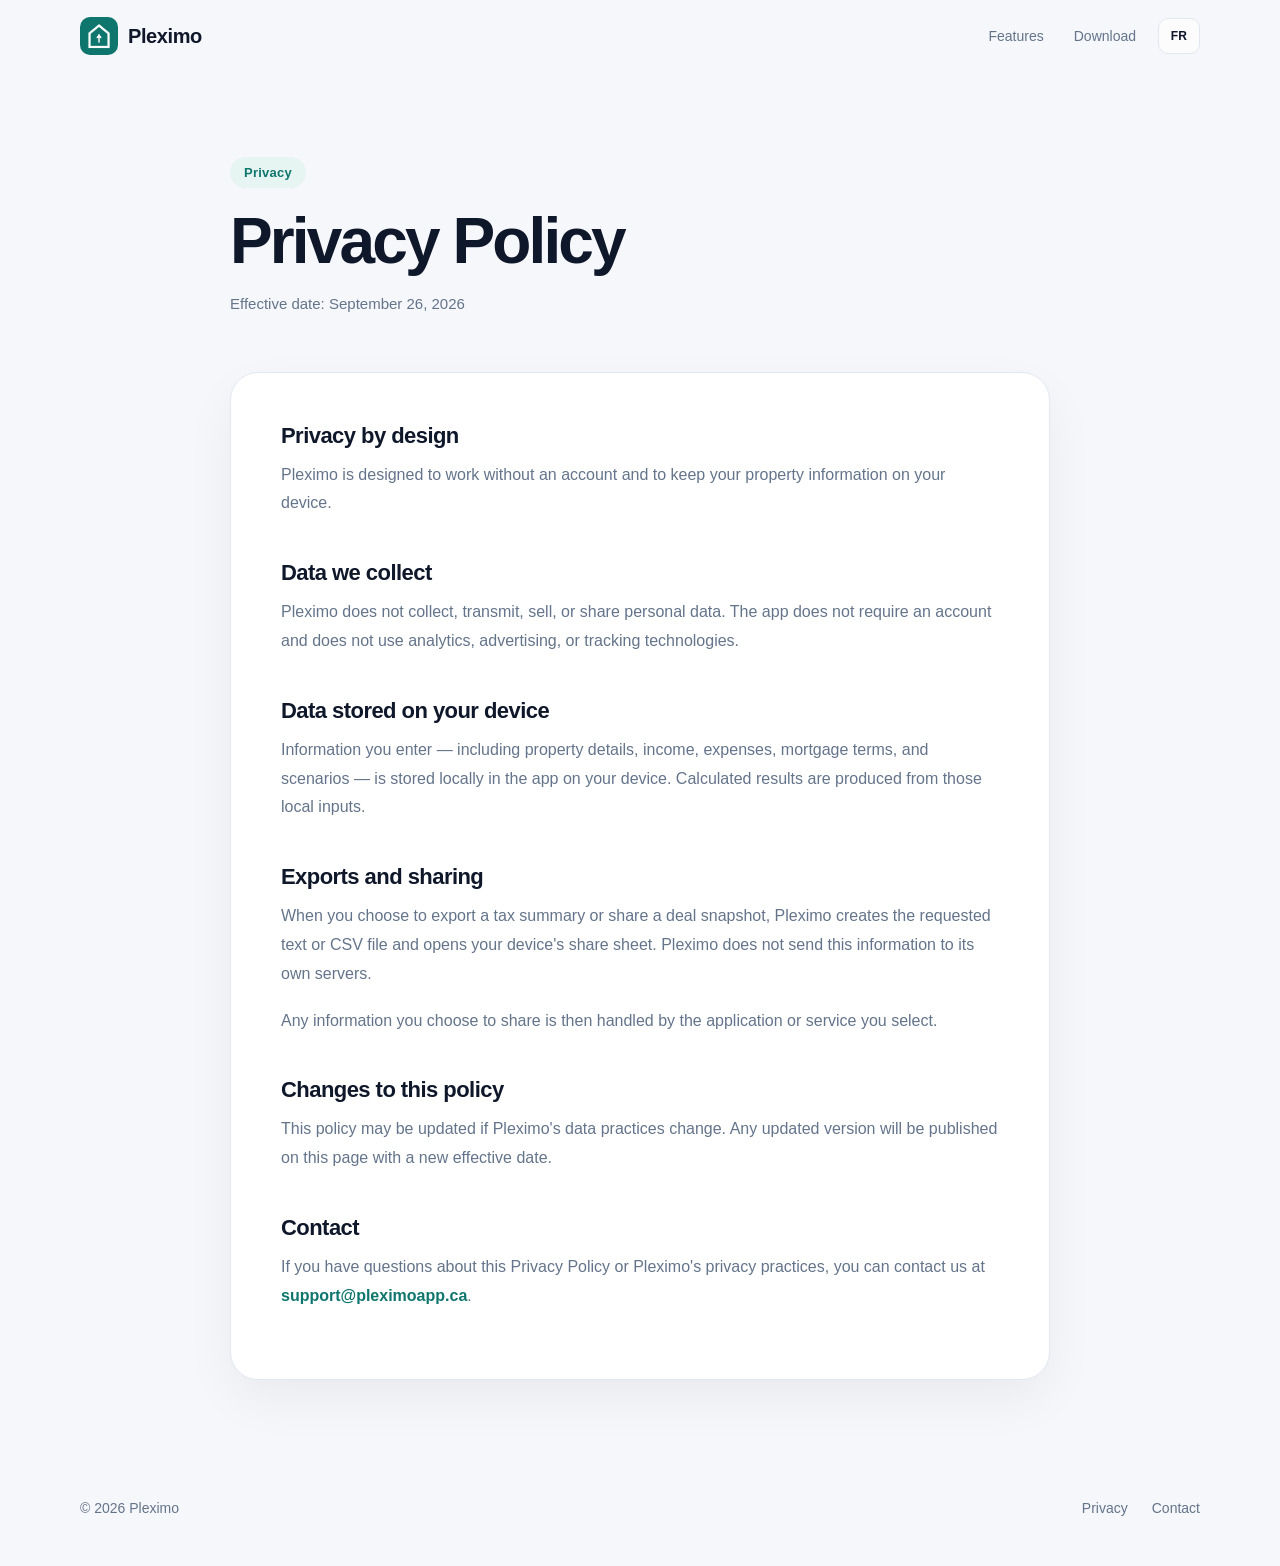
<file: privacy.html>
<!doctype html>
<html lang="en">

<head>
  <meta charset="utf-8">
  <meta name="viewport" content="width=device-width, initial-scale=1">

  <meta
    name="description"
    content="Pleximo Privacy Policy. Learn how Pleximo handles your information."
  >

  <meta name="theme-color" content="#f5f7fa">

  <title>Privacy Policy — Pleximo</title>

  <link rel="stylesheet" href="styles.css">
</head>

<body>

  <!-- HEADER -->
  <header class="container">

    <nav>

      <a class="brand" href="index.html">
        <img src="logo.png" alt="Pleximo" class="brand-logo">
        <span>Pleximo</span>
      </a>

      <div class="nav-right">

        <div class="navlinks">
          <a href="index.html#features">Features</a>
          <a href="index.html#download">Download</a>
        </div>

        <a
          class="language-switch"
          href="confidentialite.html"
          aria-label="Afficher la politique de confidentialité en français"
        >
          FR
        </a>

      </div>

    </nav>

  </header>


  <main>

    <section class="section container">

      <div class="privacy">

        <div class="section-head">

          <div class="eyebrow">
            Privacy
          </div>

          <h1>
            Privacy Policy
          </h1>

          <p>
            Effective date: September 26, 2026
          </p>

        </div>


        <article class="privacy-content">

          <h2>Privacy by design</h2>

          <p>
            Pleximo is designed to work without an account and to keep
            your property information on your device.
          </p>


          <h2>Data we collect</h2>

          <p>
            Pleximo does not collect, transmit, sell, or share personal
            data. The app does not require an account and does not use
            analytics, advertising, or tracking technologies.
          </p>


          <h2>Data stored on your device</h2>

          <p>
            Information you enter — including property details, income,
            expenses, mortgage terms, and scenarios — is stored locally
            in the app on your device. Calculated results are produced
            from those local inputs.
          </p>


          <h2>Exports and sharing</h2>

          <p>
            When you choose to export a tax summary or share a deal
            snapshot, Pleximo creates the requested text or CSV file
            and opens your device's share sheet. Pleximo does not send
            this information to its own servers.
          </p>

          <p>
            Any information you choose to share is then handled by the
            application or service you select.
          </p>


          <h2>Changes to this policy</h2>

          <p>
            This policy may be updated if Pleximo's data practices
            change. Any updated version will be published on this page
            with a new effective date.
          </p>


          <h2>Contact</h2>

          <p>
            If you have questions about this Privacy Policy or Pleximo's
            privacy practices, you can contact us at
            <a href="mailto:support@pleximoapp.ca">support@pleximoapp.ca</a>.
          </p>

        </article>

      </div>

    </section>

  </main>


  <!-- FOOTER -->
  <footer class="container">

    <span>© 2026 Pleximo</span>

    <div>
      <a href="privacy.html">Privacy</a>
      <a href="mailto:support@pleximoapp.ca">Contact</a>
    </div>

  </footer>

</body>

</html>
</file>
<file: styles.css>
:root {
  --bg: #f5f7fa;
  --surface: #ffffff;
  --text: #0f172a;
  --muted: #64748b;
  --line: #e2e8f0;

  --accent: #0f766e;
  --accent-soft: #e6f4f2;

  --radius: 18px;
  --radius-large: 32px;

  --shadow:
    0 24px 60px rgba(15, 23, 42, 0.08);
}


/* ========================================
   RESET
   ======================================== */

* {
  box-sizing: border-box;
}

html {
  scroll-behavior: smooth;
  scroll-padding-top: 90px;
}

body {
  margin: 0;

  font-family:
    -apple-system,
    BlinkMacSystemFont,
    "Segoe UI",
    Roboto,
    Helvetica,
    Arial,
    sans-serif;

  background: var(--bg);
  color: var(--text);

  -webkit-font-smoothing: antialiased;
}

img {
  max-width: 100%;
}

a {
  color: inherit;
  text-decoration: none;
}


/* ========================================
   LAYOUT
   ======================================== */

.container {
  width: min(1120px, calc(100% - 40px));
  margin-inline: auto;
}


/* ========================================
   STICKY HEADER
   ======================================== */

.site-header {
  position: sticky;
  top: 0;
  z-index: 100;

  background: rgba(245, 247, 250, 0.78);

  backdrop-filter: blur(18px);
  -webkit-backdrop-filter: blur(18px);

  border-bottom: 1px solid rgba(226, 232, 240, 0.65);
}

nav {
  display: flex;
  justify-content: space-between;
  align-items: center;

  min-height: 72px;
}

.brand {
  display: flex;
  align-items: center;

  gap: 10px;

  font-size: 20px;
  font-weight: 700;

  letter-spacing: -0.02em;
}

.brand-logo {
  width: 38px;
  height: 38px;

  object-fit: contain;

  border-radius: 10px;
}

.nav-right {
  display: flex;
  align-items: center;

  gap: 22px;
}

.navlinks {
  display: flex;
  align-items: center;

  gap: 30px;

  color: var(--muted);

  font-size: 14px;
  font-weight: 500;
}

.navlinks a {
  transition: color 0.2s ease;
}

.navlinks a:hover {
  color: var(--text);
}


/* ========================================
   LANGUAGE SWITCH
   ======================================== */

.language-switch {
  display: inline-flex;
  justify-content: center;
  align-items: center;

  min-width: 42px;
  height: 36px;

  padding: 0 11px;

  background: rgba(255, 255, 255, 0.7);

  border: 1px solid var(--line);
  border-radius: 10px;

  color: var(--text);

  font-size: 12px;
  font-weight: 700;

  letter-spacing: 0.03em;

  transition:
    transform 0.2s ease,
    background 0.2s ease,
    border-color 0.2s ease,
    box-shadow 0.2s ease;
}

.language-switch:hover {
  transform: translateY(-1px);

  background: var(--accent-soft);

  border-color: rgba(15, 118, 110, 0.25);

  box-shadow:
    0 6px 18px rgba(15, 23, 42, 0.06);
}


/* ========================================
   HERO
   ======================================== */

.hero {
  padding-top: 100px;
  padding-bottom: 80px;

  text-align: center;
}

.eyebrow {
  display: inline-flex;

  padding: 8px 14px;

  background: var(--accent-soft);
  color: var(--accent);

  border-radius: 999px;

  font-size: 13px;
  font-weight: 700;

  letter-spacing: 0.02em;
}

.hero h1 {
  max-width: 900px;

  margin: 26px auto 22px;

  font-size: clamp(48px, 7vw, 82px);
  line-height: 0.98;

  letter-spacing: -0.055em;
}

.hero > p {
  max-width: 680px;

  margin: 0 auto;

  color: var(--muted);

  font-size: 19px;
  line-height: 1.7;
}


/* ========================================
   STORE BADGES
   ======================================== */

.store-buttons {
  display: flex;
  justify-content: center;
  align-items: center;

  flex-wrap: wrap;

  gap: 14px;

  margin-top: 34px;
}

.store-link {
  display: inline-flex;
  align-items: center;

  transition:
    transform 0.2s ease,
    opacity 0.2s ease;
}

.store-link:hover {
  transform: translateY(-2px);
  opacity: 0.92;
}

.store-link:focus-visible {
  outline: 3px solid rgba(15, 118, 110, 0.25);
  outline-offset: 5px;

  border-radius: 8px;
}

.store-badge {
  display: block;

  width: auto;
  height: 52px;
}


/* ========================================
   GENERAL SECTIONS
   ======================================== */

.section {
  padding-top: 85px;
  padding-bottom: 85px;
}

.section-head {
  max-width: 720px;

  margin-bottom: 55px;
}

.section-head h2 {
  margin: 20px 0 18px;

  font-size: clamp(38px, 5vw, 58px);
  line-height: 1.05;

  letter-spacing: -0.045em;
}

.section-head p {
  max-width: 620px;

  margin: 0;

  color: var(--muted);

  font-size: 18px;
  line-height: 1.7;
}


/* ========================================
   APP SHOWCASE
   ======================================== */

.showcase-head {
  max-width: 700px;

  margin-bottom: 55px;
}

.screenshots-scroll {
  display: grid;

  grid-template-columns: repeat(5, minmax(0, 1fr));

  gap: 18px;

  align-items: start;
}

.screenshot-item {
  min-width: 0;
}

.screenshot-card {
  position: relative;

  display: flex;
  justify-content: center;
  align-items: flex-start;

  padding: 24px 14px 0;

  background:
    linear-gradient(
      145deg,
      var(--accent-soft),
      rgba(255, 255, 255, 0.9)
    );

  border: 1px solid var(--line);
  border-radius: 26px;

  overflow: hidden;

  transition:
    transform 0.3s ease,
    box-shadow 0.3s ease;
}

.screenshot-card:hover {
  transform: translateY(-4px);

  box-shadow:
    0 18px 45px rgba(15, 23, 42, 0.08);
}

.showcase-screenshot {
  position: relative;

  display: block;

  width: 100%;
  max-width: 210px;
  height: auto;

  border-radius: 26px 26px 0 0;

  box-shadow:
    0 20px 45px rgba(15, 23, 42, 0.12);

  transition:
    transform 0.35s ease,
    box-shadow 0.35s ease;

  z-index: 1;
}

.screenshot-item:hover .showcase-screenshot {
  transform: translateY(-5px);

  box-shadow:
    0 28px 60px rgba(15, 23, 42, 0.16);
}

.screenshot-info {
  padding: 20px 4px 0;
}

.screenshot-info span {
  color: var(--accent);

  font-size: 12px;
  font-weight: 800;

  letter-spacing: 0.08em;
}

.screenshot-info h3 {
  margin: 8px 0;

  font-size: 19px;
  line-height: 1.2;

  letter-spacing: -0.025em;
}

.screenshot-info p {
  margin: 0;

  color: var(--muted);

  font-size: 13px;
  line-height: 1.6;
}


/* ========================================
   MORE FEATURES
   ======================================== */

.feature-grid {
  display: grid;

  grid-template-columns: repeat(3, 1fr);

  gap: 16px;
}

.feature-card {
  padding: 24px;

  background: rgba(255, 255, 255, 0.72);

  border: 1px solid var(--line);
  border-radius: 22px;

  transition:
    transform 0.25s ease,
    box-shadow 0.25s ease,
    border-color 0.25s ease;
}

.feature-card:hover {
  transform: translateY(-3px);

  border-color: rgba(15, 118, 110, 0.2);

  box-shadow:
    0 16px 40px rgba(15, 23, 42, 0.06);
}

.feature-title {
  display: flex;
  align-items: center;

  gap: 12px;

  margin-bottom: 12px;
}

.feature-icon {
  flex: 0 0 auto;

  display: flex;
  justify-content: center;
  align-items: center;

  width: 38px;
  height: 38px;

  background: var(--accent-soft);
  color: var(--accent);

  border-radius: 11px;

  font-size: 17px;
  font-weight: 700;
}

.feature-card h3 {
  margin: 0;

  font-size: 18px;
  line-height: 1.25;

  letter-spacing: -0.025em;
}

.feature-card p {
  margin: 0;

  color: var(--muted);

  font-size: 14px;
  line-height: 1.55;
}


/* ========================================
   PRICING
   ======================================== */

.pricing-head {
  max-width: 760px;
}

.pricing-grid {
  display: grid;

  grid-template-columns: repeat(2, minmax(0, 1fr));

  gap: 20px;

  max-width: 850px;
}

.pricing-card {
  position: relative;

  padding: 38px;

  background: var(--surface);

  border: 1px solid var(--line);
  border-radius: 28px;

  overflow: hidden;

  box-shadow:
    0 16px 45px rgba(15, 23, 42, 0.045);
}

.pricing-card-pro {
  border-color: rgba(15, 118, 110, 0.32);

  box-shadow:
    0 20px 55px rgba(15, 118, 110, 0.08);
}

.pricing-badge {
  position: absolute;

  top: 18px;
  right: 18px;

  padding: 6px 10px;

  background: var(--accent-soft);
  color: var(--accent);

  border-radius: 999px;

  font-size: 11px;
  font-weight: 800;

  letter-spacing: 0.06em;
  text-transform: uppercase;
}

.plan-name {
  color: var(--accent);

  font-size: 14px;
  font-weight: 700;
}

.price {
  display: flex;
  align-items: baseline;

  gap: 8px;

  margin-top: 14px;
}

.price-main {
  font-size: 42px;
  line-height: 1;

  font-weight: 700;

  letter-spacing: -0.05em;
}

.price-currency {
  color: var(--muted);

  font-size: 13px;
  font-weight: 700;

  letter-spacing: 0.04em;
}

.price-note {
  margin: 9px 0 0;

  color: var(--muted);

  font-size: 14px;
}

.pricing-features {
  display: grid;

  gap: 13px;

  margin: 32px 0 0;
  padding: 28px 0 0;

  border-top: 1px solid var(--line);

  list-style: none;
}

.pricing-features li {
  position: relative;

  padding-left: 26px;

  color: var(--text);

  font-size: 15px;
  line-height: 1.5;
}

.pricing-features li::before {
  content: "✓";

  position: absolute;

  left: 0;

  color: var(--accent);

  font-weight: 800;
}

.pricing-bottom {
  max-width: 850px;

  margin: 24px 0 0;

  color: var(--muted);

  font-size: 14px;
}


/* ========================================
   CTA
   ======================================== */

.cta {
  padding: 80px 40px;

  background: var(--surface);

  border: 1px solid var(--line);
  border-radius: 32px;

  text-align: center;

  box-shadow: var(--shadow);
}

.cta h2 {
  max-width: 700px;

  margin: 22px auto 16px;

  font-size: clamp(38px, 5vw, 58px);
  line-height: 1.05;

  letter-spacing: -0.045em;
}

.cta > p {
  max-width: 540px;

  margin: 0 auto;

  color: var(--muted);

  font-size: 18px;
  line-height: 1.7;
}


/* ========================================
   PRIVACY POLICY
   ======================================== */

.privacy {
  max-width: 820px;
  margin: 0 auto;
}

.privacy .section-head {
  margin-bottom: 55px;
}

.privacy .section-head h1 {
  margin: 20px 0 16px;

  font-size: clamp(42px, 6vw, 64px);
  line-height: 1.05;

  letter-spacing: -0.045em;
}

.privacy .section-head p {
  color: var(--muted);

  font-size: 15px;
}

.privacy-content {
  padding: 50px;

  background: var(--surface);

  border: 1px solid var(--line);
  border-radius: 28px;

  box-shadow:
    0 20px 50px rgba(15, 23, 42, 0.05);
}

.privacy-content h2 {
  margin: 42px 0 12px;

  font-size: 22px;

  letter-spacing: -0.025em;
}

.privacy-content h2:first-child {
  margin-top: 0;
}

.privacy-content p {
  margin: 0 0 18px;

  color: var(--muted);

  font-size: 16px;
  line-height: 1.8;
}

.privacy-content a {
  color: var(--accent);

  font-weight: 600;
}

.privacy-content a:hover {
  text-decoration: underline;
}


/* ========================================
   FOOTER
   ======================================== */

footer {
  display: flex;
  justify-content: space-between;
  align-items: center;

  gap: 30px;

  padding-top: 35px;
  padding-bottom: 50px;

  color: var(--muted);

  font-size: 14px;
}

footer div {
  display: flex;

  gap: 24px;
}

footer a {
  transition: color 0.2s ease;
}

footer a:hover {
  color: var(--text);
}


/* ========================================
   TABLET
   ======================================== */

@media (max-width: 900px) {

  .hero {
    padding-top: 80px;
    padding-bottom: 70px;
  }

  .section {
    padding-top: 75px;
    padding-bottom: 75px;
  }

  .screenshots-scroll {
    grid-template-columns: repeat(2, 1fr);

    gap: 50px 22px;
  }

  .screenshot-card {
    padding: 35px 20px 0;
  }

  .showcase-screenshot {
    max-width: 280px;
  }

  .screenshot-info p {
    font-size: 14px;
  }

  .feature-grid {
    grid-template-columns: repeat(2, 1fr);
  }

}


/* ========================================
   MOBILE
   ======================================== */

@media (max-width: 600px) {

  html {
    scroll-padding-top: 76px;
  }

  .container {
    width: min(100% - 28px, 1120px);
  }


  /* HEADER */

  nav {
    min-height: 62px;
  }

  .brand-logo {
    width: 34px;
    height: 34px;
  }

  .brand {
    font-size: 18px;
  }

  .nav-right {
    gap: 12px;
  }

  /*
    Keep the sticky header clean on small phones.
    Logo + Pleximo + language selector remain visible.
  */
  .navlinks {
    display: none;
  }

  .language-switch {
    min-width: 40px;
    height: 34px;

    padding: 0 10px;
  }


  /* HERO */

  .hero {
    padding-top: 60px;
    padding-bottom: 55px;
  }

  .hero h1 {
    margin-top: 22px;

    font-size: clamp(44px, 13vw, 62px);
  }

  .hero > p {
    font-size: 17px;
  }


  /* STORE BADGES */

  .store-buttons {
    gap: 10px;

    margin-top: 30px;
  }

  .store-badge {
    height: 46px;
  }


  /* GENERAL SECTIONS */

  .section {
    padding-top: 65px;
    padding-bottom: 65px;
  }

  .section-head {
    margin-bottom: 42px;
  }

  .section-head h2 {
    font-size: 40px;
  }

  .section-head p {
    font-size: 16px;
  }


  /* SCREENSHOT CAROUSEL */

  .showcase-head {
    margin-bottom: 40px;
  }

  .screenshots-scroll {
    display: flex;

    gap: 16px;

    margin-left: -14px;
    margin-right: -14px;

    padding-left: 14px;
    padding-right: 14px;
    padding-bottom: 15px;

    overflow-x: auto;
    overflow-y: hidden;

    scroll-snap-type: x mandatory;

    scrollbar-width: none;

    -webkit-overflow-scrolling: touch;
  }

  .screenshots-scroll::-webkit-scrollbar {
    display: none;
  }

  .screenshot-item {
    flex: 0 0 78vw;

    max-width: 320px;

    scroll-snap-align: center;
  }

  .screenshot-card {
    padding: 26px 18px 0;

    border-radius: 24px;
  }

  .showcase-screenshot {
    width: 100%;
    max-width: 250px;

    border-radius: 26px 26px 0 0;
  }

  .screenshot-info {
    padding-top: 18px;
  }

  .screenshot-info h3 {
    font-size: 19px;
  }

  .screenshot-info p {
    font-size: 14px;
  }


  /* COMPACT FEATURES */

  .feature-grid {
    grid-template-columns: 1fr;

    gap: 10px;
  }

  .feature-card {
    padding: 18px 20px;
  }

  .feature-title {
    gap: 10px;

    margin-bottom: 8px;
  }

  .feature-icon {
    width: 34px;
    height: 34px;

    border-radius: 9px;

    font-size: 15px;
  }

  .feature-card h3 {
    font-size: 17px;
  }

  .feature-card p {
    font-size: 13px;
    line-height: 1.5;
  }


  /* PRICING */

  .pricing-grid {
    grid-template-columns: 1fr;

    gap: 14px;
  }

  .pricing-card {
    padding: 30px 24px;
  }

  .price-main {
    font-size: 38px;
  }

  .pricing-bottom {
    line-height: 1.6;
  }


  /* CTA */

  .cta {
    padding: 60px 22px;

    border-radius: 26px;
  }

  .cta h2 {
    font-size: 40px;
  }


  /* PRIVACY */

  .privacy-content {
    padding: 30px 22px;

    border-radius: 22px;
  }

  .privacy .section-head h1 {
    font-size: 42px;
  }

  .privacy-content h2 {
    margin-top: 34px;

    font-size: 20px;
  }

  .privacy-content p {
    font-size: 15px;
  }


  /* FOOTER */

  footer {
    flex-direction: column;

    align-items: flex-start;

    padding-bottom: 35px;
  }

}
</file>
